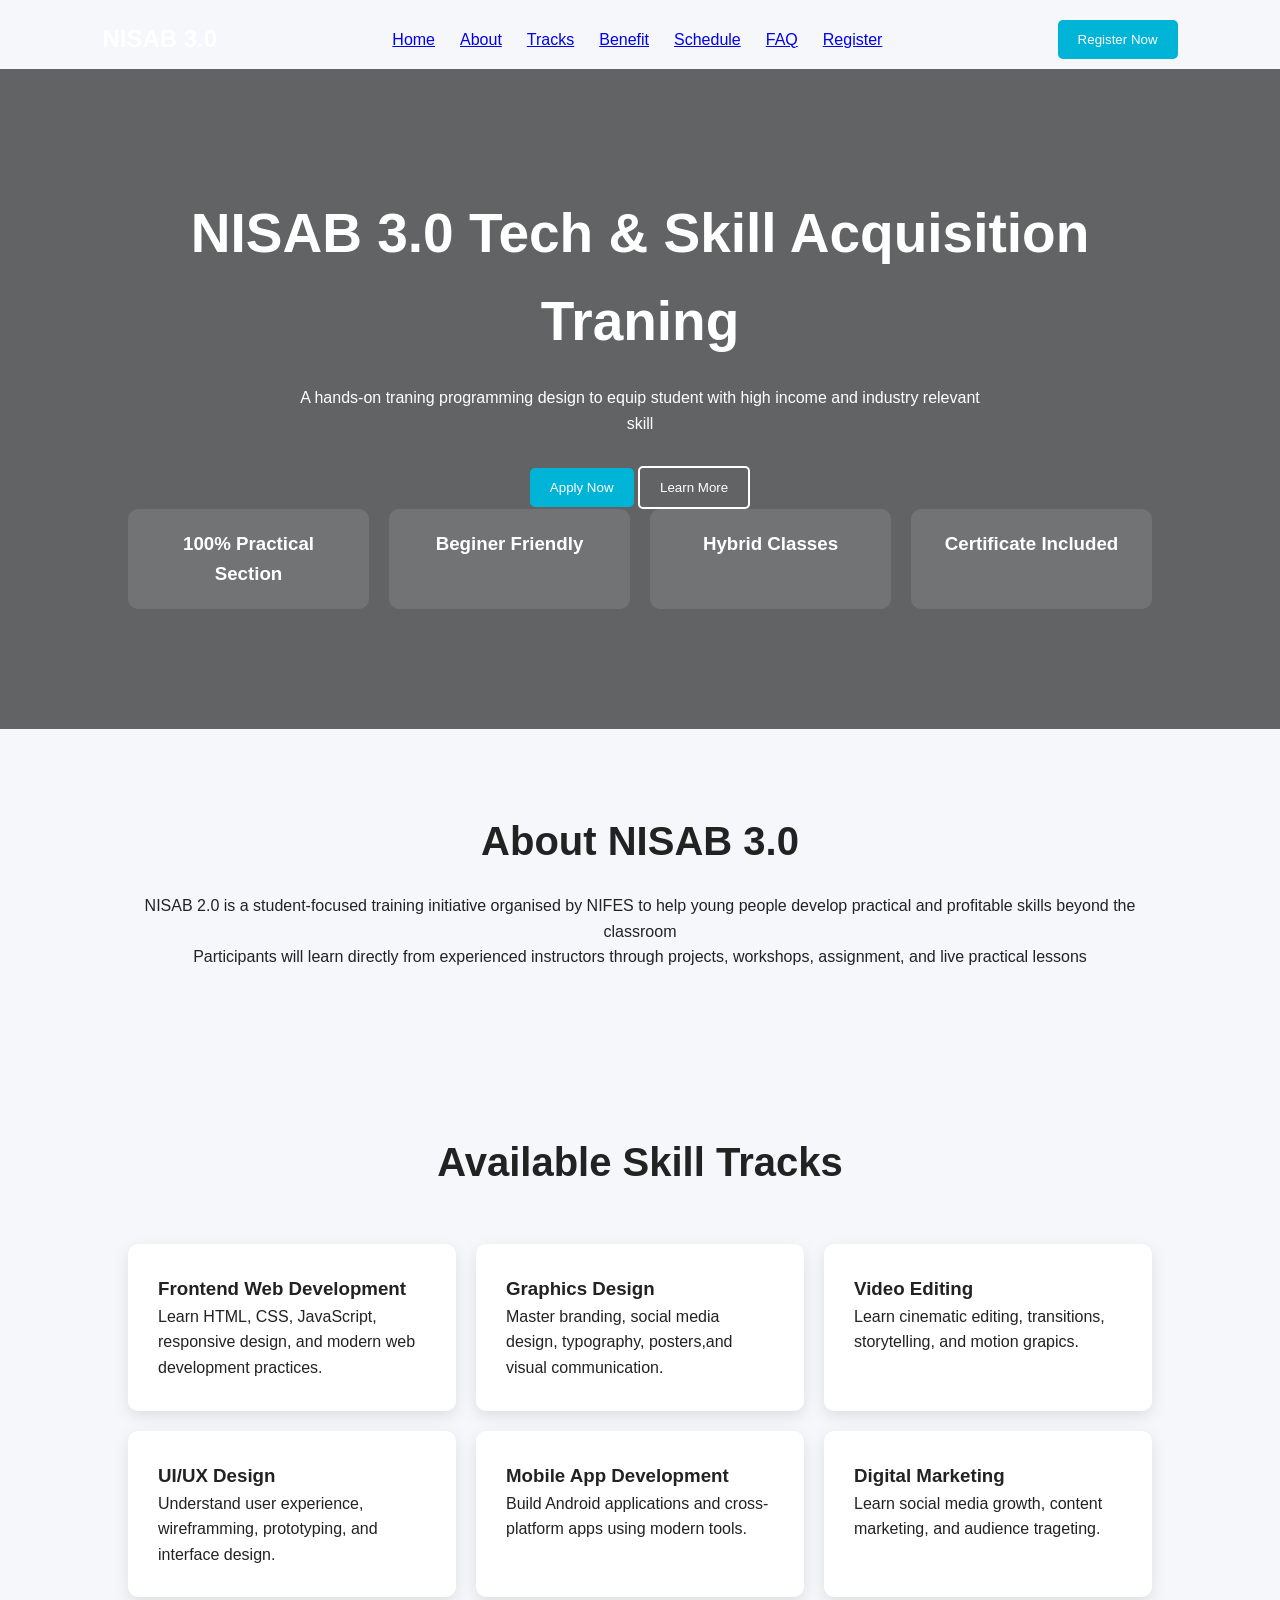
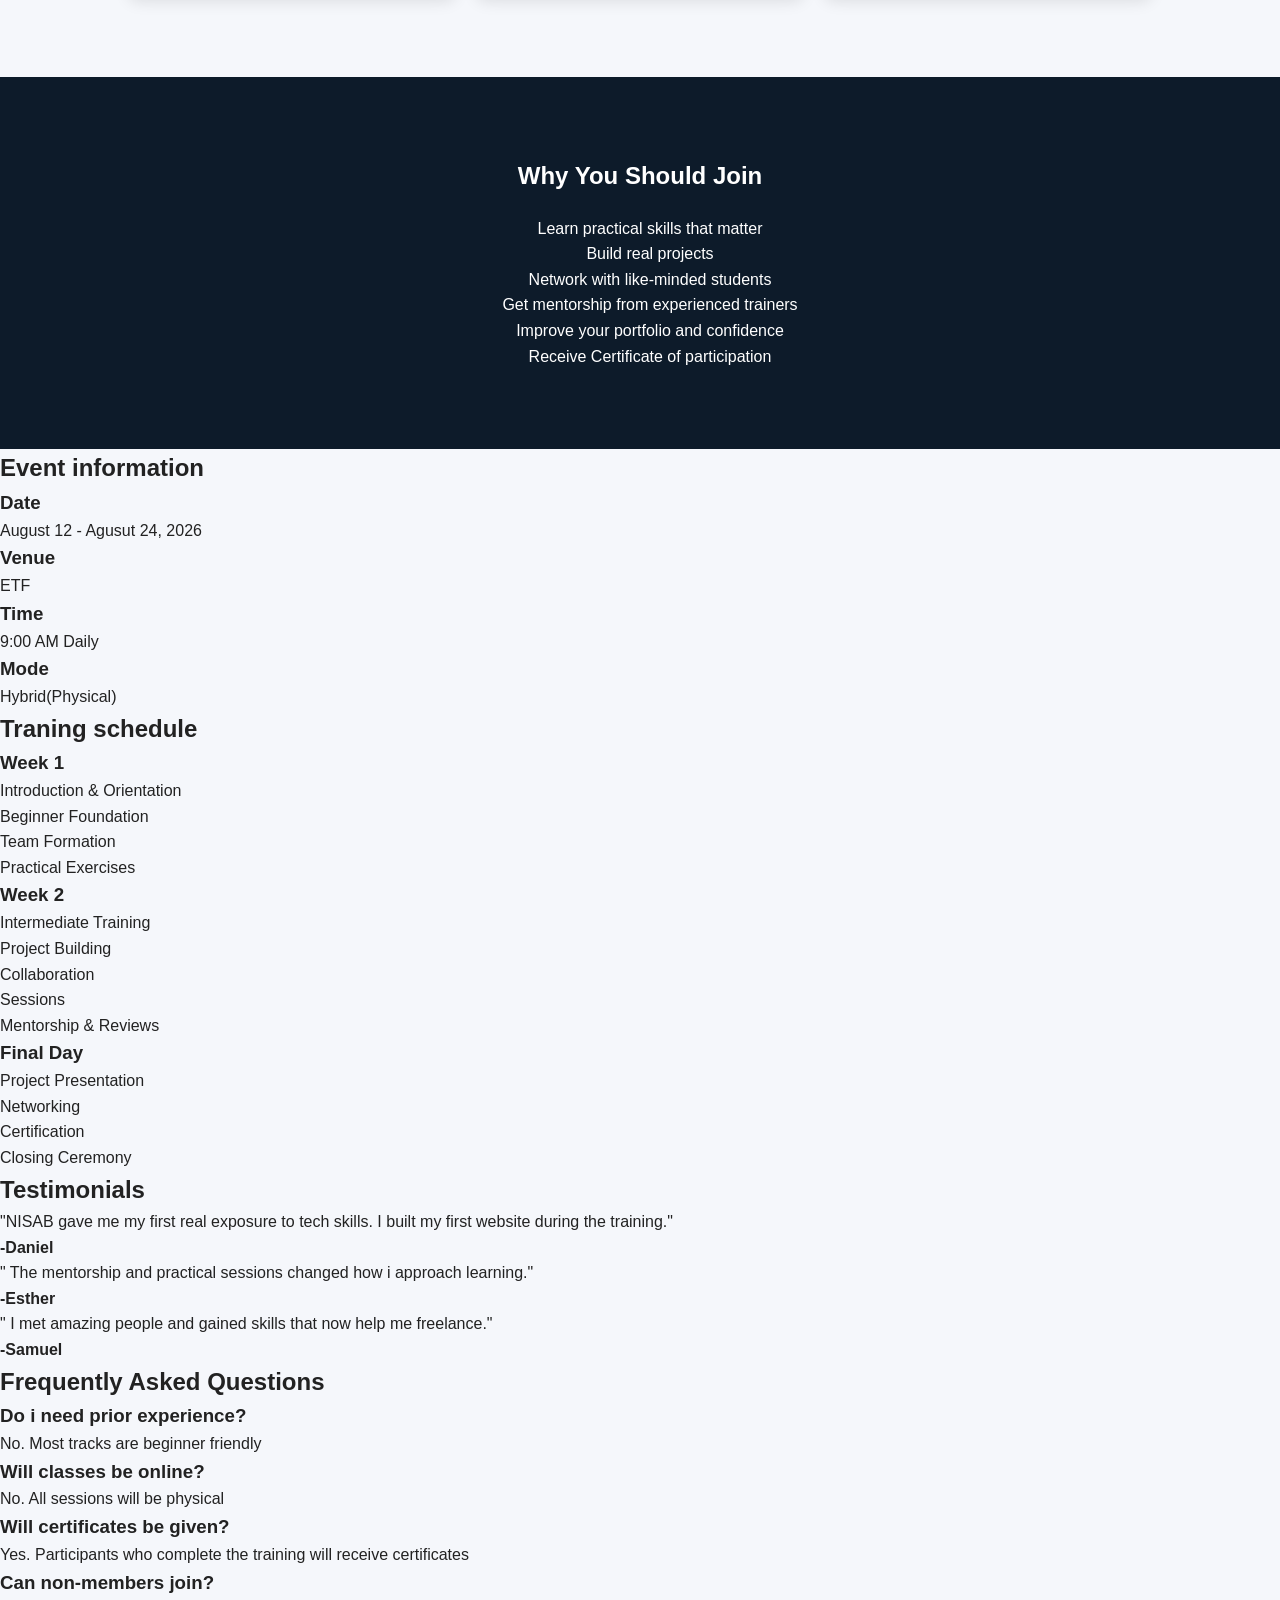
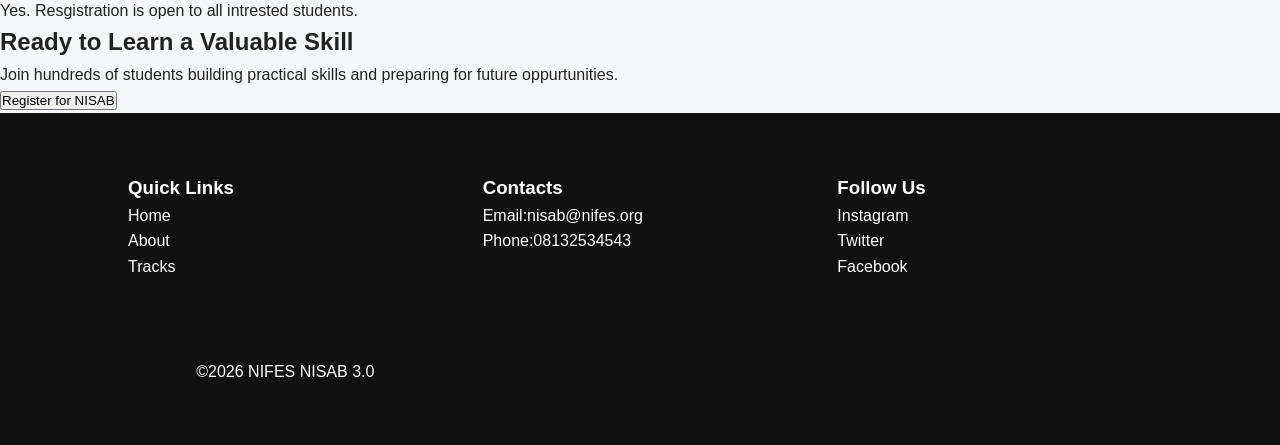
<file: index.html>
<!DOCTYPE html>
<html lang="en">
<head>
    <meta charset="UTF-8">
    <meta name="viewport" content="width=device-width, initial-scale=1.0">
    <title>NIFES NISAB 3.0</title>
    <link rel="shortcut icon" href="favicon.jpg" type="image/jpg">
    <link rel="stylesheet" href="style.css">
</head>
<body>
  <!-- navbar   -->
   <header class="navbar">
    <nav class="nav-container">
        <h1 class="logo">NISAB 3.0</h1>
        <ul class="nav-link">
            <li><a href="#">Home</a></li>
            <li><a href="#">About</a></li>
            <li><a href="#">Tracks</a></li>
            <li><a href="#">Benefit</a></li>
            <li><a href="#">Schedule</a></li>
            <li><a href="#">FAQ</a></li>
            <li><a href="#">Register</a></li>
        </ul>
        <button class="btn">Register Now</button>
    </nav>
   </header>


   
   <!-- HERO -->
    <section class="hero">
        <h2>NISAB 3.0 Tech & Skill Acquisition Traning</h2>
        <p>A hands-on traning programming design to equip student with high income and industry relevant skill</p>
        <div class="hero-button">
        <button class="btn">Apply Now</button>
        <button class="btn-outline">Learn More</button>
        </div>
        <div class="hero-features">
            <h3>100% Practical Section</h3>
            <h3>Beginer Friendly</h3>
            <h3>Hybrid Classes</h3>
            <h3>Certificate Included</h3>
        </div>
    </section>



    <!-- ABOUT SECTION -->
     <section class="about">
      <h2>About NISAB 3.0</h2>
      <p>NISAB 2.0 is a student-focused training initiative organised by NIFES to help young people develop practical and profitable skills beyond the classroom</p>
      <p>Participants will learn directly from experienced instructors through projects, workshops, assignment, and live practical lessons</p>  
     </section>



     <!-- TRANING TRACKS -->
      <section class="tracks">
        <h2>Available Skill Tracks</h2>
        <div class="track-container">
        <div class="card">
        <h3>Frontend Web Development</h3>
            <p>Learn HTML, CSS, JavaScript, responsive design, and modern web development practices.</p>
        </div>
        <div class="card">
            <h3>Graphics Design</h3>
            <p>Master branding, social media design, typography, posters,and visual communication.</p>
        </div>
        <div class="card">
            <h3>Video Editing</h3>
            <p>Learn cinematic editing, transitions, storytelling, and motion grapics.</p>
        </div>
        <div class="card">
            <h3>UI/UX Design</h3>
            <p>Understand user experience, wireframming, prototyping, and interface design.</p>
        </div>
        <div class="card">
            <h3>Mobile App Development</h3>
            <p>Build Android applications and cross-platform apps using modern tools.</p>
        </div>
        <div class="card">
            <h3>Digital Marketing</h3>
            <p>Learn social media growth, content marketing, and audience trageting.</p>
        </div>
        </div>
      </section>



      <!-- BENEFITS SECTION -->
       <section class="benefits">
        <h2>Why You Should Join</h2>
        <ul>
            <li>Learn practical skills that matter</li>
            <li>Build real projects</li>
            <li>Network with like-minded students</li>
            <li>Get mentorship from experienced trainers</li>
            <li>Improve your portfolio and confidence</li>
            <li>Receive Certificate of participation</li>
        </ul>
       </section>



       <!-- EVENT DETAILS -->
       <section>
        <h2>Event information</h2>
        <h3>Date</h3>
        <p>August 12 - Agusut 24, 2026</p>
        <h3>Venue</h3>
        <p>ETF</p>
        <h3>Time</h3>
        <p>9:00 AM Daily</p>
        <h3>Mode</h3>
        <p>Hybrid(Physical)</p>
       </section>
       
       

       <!-- SCHEDULE SECTION -->
        <section>
            <h2>Traning schedule</h2>
            <div>
                <h3>Week 1</h3>
                <ul>
                    <li>Introduction & Orientation</li>
                    <li>Beginner Foundation</li>
                    <li>Team Formation</li>
                    <li>Practical Exercises</li>
                </ul>
            </div>
            <div>
                <h3>Week 2</h3>
                <ul>
                    <li>Intermediate Training</li>
                    <li>Project Building</li>
                    <li>Collaboration</li>
                    <li>Sessions</li>
                    <li>Mentorship & Reviews</li>
                </ul>
            </div>
            <div>
                <h3>Final Day</h3>
                <ul>
                    <li>Project Presentation</li>
                    <li>Networking</li>
                    <li>Certification</li>
                    <li>Closing Ceremony</li>
                </ul>
            </div>
        </section>



        <!-- TESTIMONALS -->
         <section>
            <h2>Testimonials</h2>
            <div>
                <p>"NISAB gave me my first real exposure to tech skills. I built my first website during the training."</p>
                <h4>-Daniel</h4>
            </div>
            <div>
                <p>" The mentorship and practical sessions changed how i approach learning."</p>
                <h4>-Esther</h4>
            </div>
            <div>
                <p>" I met amazing people and gained skills that now help me freelance."</p>
                <h4>-Samuel</h4>
            </div>
         </section>
         <!-- FAQ SECTION -->
          <section>
            <h2>Frequently Asked Questions</h2>
            <div>
                <h3>Do i need prior experience?</h3>
                <p>No. Most tracks are beginner friendly</p>
            </div>
            <div>
                <h3>Will classes be online?</h3>
                <p>No. All sessions will be physical</p>
            </div>
            <div>
                <h3>Will certificates be given?</h3>
                <p>Yes. Participants who complete the training will receive certificates</p>
            </div>
            <div>
                <h3>Can non-members join?</h3>
                <p>Yes. Resgistration is open to all intrested students.</p>
            </div>
          </section>



          <!-- CALL TO ACTION -->
           <section>
            <h2>Ready to Learn a Valuable Skill</h2>
            <p>Join hundreds of students building practical skills and preparing for future oppurtunities.</p>
            <button>Register for NISAB</button>
           </section>


           <!-- TO DO -->
           <!-- FOTTER -->
            <footer class="footer">
                <div class="footer-grid">
                    <div>
                        <h3>Quick Links</h3>
                        <p>Home</p>
                        <p>About</p>
                        <p>Tracks</p>
                    </div>
                    <div>
                        <h3>Contacts</h3>
                        <p>Email:nisab@nifes.org</p>
                        <p>Phone:08132534543</p>
                    </div>
                    <div>
                        <h3>Follow Us</h3>
                        <p>Instagram</p>
                        <p>Twitter</p>
                        <p>Facebook</p>
                    </div>
                    <p class="copyright">&copy;2026 NIFES NISAB 3.0</p>
            </footer>
</body>
</html>
</file>
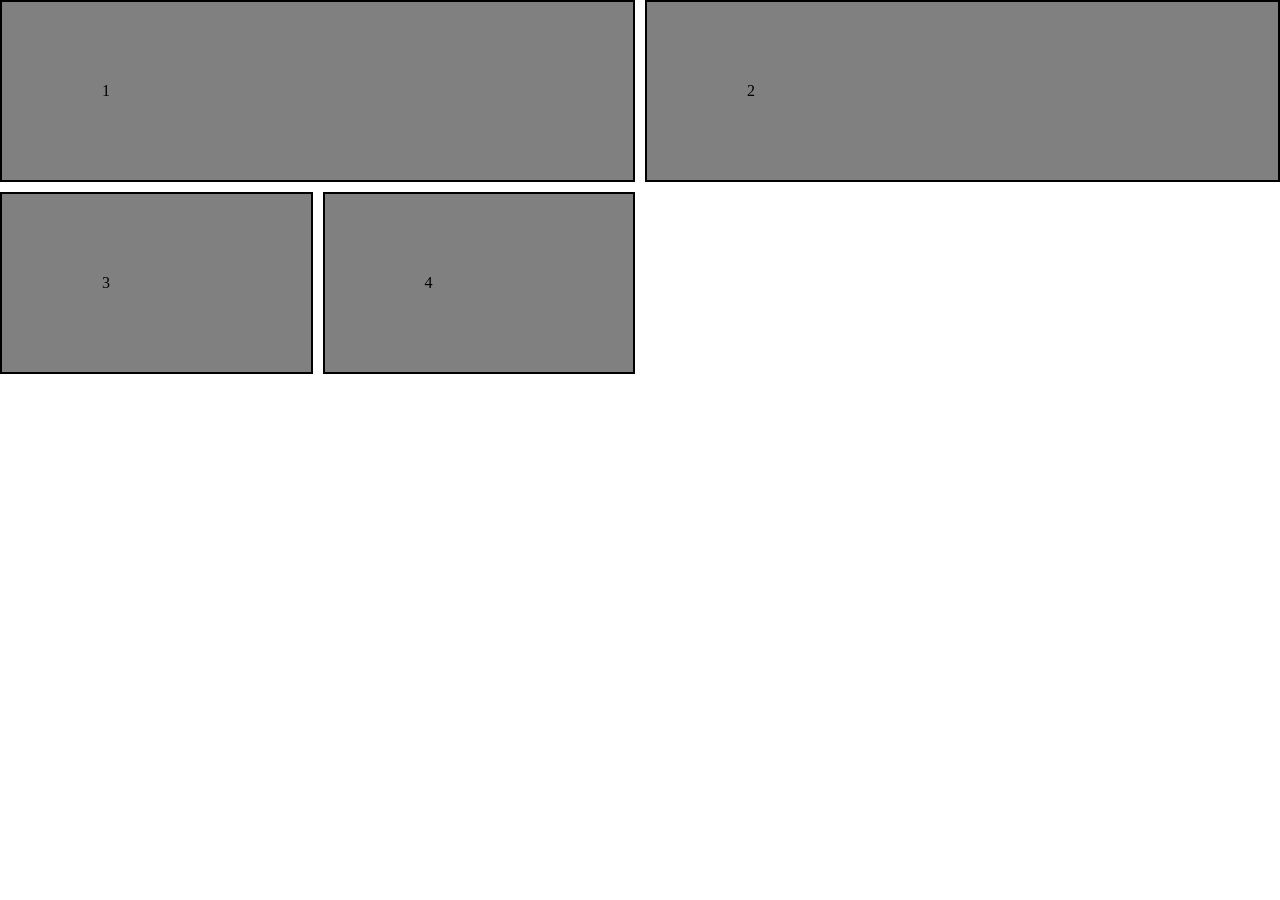
<file: text.html>
<!DOCTYPE html>
<html lang="en">
<head>
    <meta charset="UTF-8">
    <meta name="viewport" content="width=device-width, initial-scale=1.0">
    <title>Document</title>
    <style>
        *{
            padding: 0;
            margin: 0;
            box-sizing: border-box;
            /* float: left; */
        }
        .container{
            /* display: flex; */
            display: grid;
            /* grid-template-rows: 1fr 1fr 1fr; */
            /* grid-template-columns: 1fr 1fr; */
            /* grid-template-columns: 1fr 1fr 1fr 5fr; */
            grid-template-columns: repeat(4,1fr);
            /* grid-template-columns: 200px 200px 200px 200px; */
            gap: 10px;
            /* flex-direction: row; */
            /* MAIN AXIS */
            /* we used justify content for the main axis */
            /* flex-direction: row; */
            /* flex-direction: row-reverse; */
            /* flex-direction: column; */
            /* flex-direction: column-reverse; */
            /* justify-content: center; */
            /* justify-content: flex-start; */
            /* justify-content: flex-end; */
            /* justify-content: space-between; */
            /* justify-content: space-around; */
            /* justify-content: space-evenly; */
            /* CROSS AXIS */
            /* we use align items for cross axis */
            /* align-items: stretch; */
            /* align-items: center; */
            /* align-items: flex-start; */
            /* align-items: flex-end; */

        }
        .box{
            /* height: 200px; */
            /* width: 200px; */
            background: gray;
            border: 2px solid black;
            padding:80px 100px ;
            /* margin-left: 20px; */
            /* margin-top: 20px; */
                    }
                    .box1{
                        grid-column: span 2;
                    }
                    .box2{
                        grid-column: span 2;
                    }
                    .item{
                        display: inline block;
                        /* padding: 10px; */
                    }
    </style>
</head>
<body>
    <div class="container">
    <div class="box box1">1</div>
    <div class="box box2">2</div>
    <div class="box box3">3</div>
    <div class="box box4">4</div>
    </div>
    <nav>
        <a href="" class="item"></a>
        <a href="" class="item"></a>
        <a href="" class="item"></a>
    </nav>
</body>
</html>
</file>
<file: style.css>
/* RESET */
* {
    margin: 0;
    padding: 0;
    box-sizing: border-box;
}

/* BODY */
body{
    font-family: Arial, Helvetica, sans-serif;
    line-height: 1.6;
    background: #f5f7fb;
    color: #222; 
}

/* NAV BAR */
.navbar{
    color: #0d1b2a;
    padding: 20px 8% 10px ;
}
.nav-container{
    display: flex;
    justify-content: space-between;
    align-items: center;
}
.logo{
    color: #fff;
}
.nav-link{
    display: flex;
    gap: 25px;
    list-style: none;
}
.nav-link a:hover {
    color:#00b4d8;
    /* font-size: 24px; */
    /* font-weight: bold; */
}
/* BUTTONS */
.btn{
    background: #00b4d8;
    color: #fff;
    border: none;
    padding: 12px 20px;
    border-radius: 5px;
    cursor: pointer;
}
.btn:hover{
    background: #0056c7;
}
.btn-outline{
    background: transparent;
    color: white;
    border: 2px solid white;
    padding: 12px 20px;
    border-radius:5px ;
    cursor: pointer;
}

.hero{
    background: linear-gradient(rgba(0,0, 0, 0.6),rgba(0, 0, 0, 0.6)), url("https://images.unsplash.com/photo-1522202176988-66273c2fd55f");
    background-size: cover;
    background-position: center;
    color: white;
    text-align: center;
    padding: 120px 10%;
}

.hero h2 {
font-size: 55px;
margin-bottom: 20px;
}

.hero p {
    max-width: 700px;
    margin: auto;
    margin-bottom: 30px;
}

    .hero-btn{
        display: flex;
        justify-content: center;
        gap: 20px;
    }

.hero-features{
    display: grid;
    grid-template-columns: repeat(4,1fr);
    gap: 20px;
}
.hero-features h3{
    background: rgba(255, 255, 255, 0.1);
    padding: 20px;
    border-radius: 10px;
}
/* ABOUT SECTION */
.about{
    padding: 80px 10%;
    text-align: center;
}
.about h2{
    margin-bottom: 20px;
    font-size: 40px;
}

/* TRACK */
.tracks{
    padding: 80px 10%;
}

.tracks h2{
    text-align: center;
    margin-bottom: 50px;
    font-size: 40px;
}

.track-container{
    display: grid;
    grid-template-columns: repeat(3,1fr);
    gap: 20px;
}

.card{
    background:white ;
    padding: 30px;
    border-radius: 10px;
    box-shadow: 0 5px 15px rgba(0, 0, 0, 0.1);
}

.card:hover{
    transform: translateY(-10px);
}

/* BENFITS SECTION */
.benefits{
    background: #0d1b2a;
    color: #fff;
    padding: 80px 10%;
    text-align: center;
}

.benefits h2{
    margin-bottom: 20px;
}

.benefits ul{
    padding-left: 20px;
    list-style: none;
}
.footer{
    background: #111;
    color: #fff;
    padding: 60px 10%;
}

.footer-grid{
    display: grid;
    grid-template-columns: repeat(3, 1fr);
    gap: 40px;
}

.copyright{
    margin-top: 40px;
    text-align: center;
}

/* RESPONSIVE */
@media (max-width:900px){
    .nav-container{
        flex-direction: column;
        gap: 20px;
    }
    .nav-link{
        flex-wrap: wrap;
        justify-content: center;
    }
    
    .hero h2{
        font-size: 38px;
    }

    .hero-features{
        grid-template-columns: repeat(2, 1fr);
    }

    .track-container{
        grid-template-columns: 1fr;
    }

    .footer-grid{
        grid-template-columns: 1fr;
    }
}
</file>
